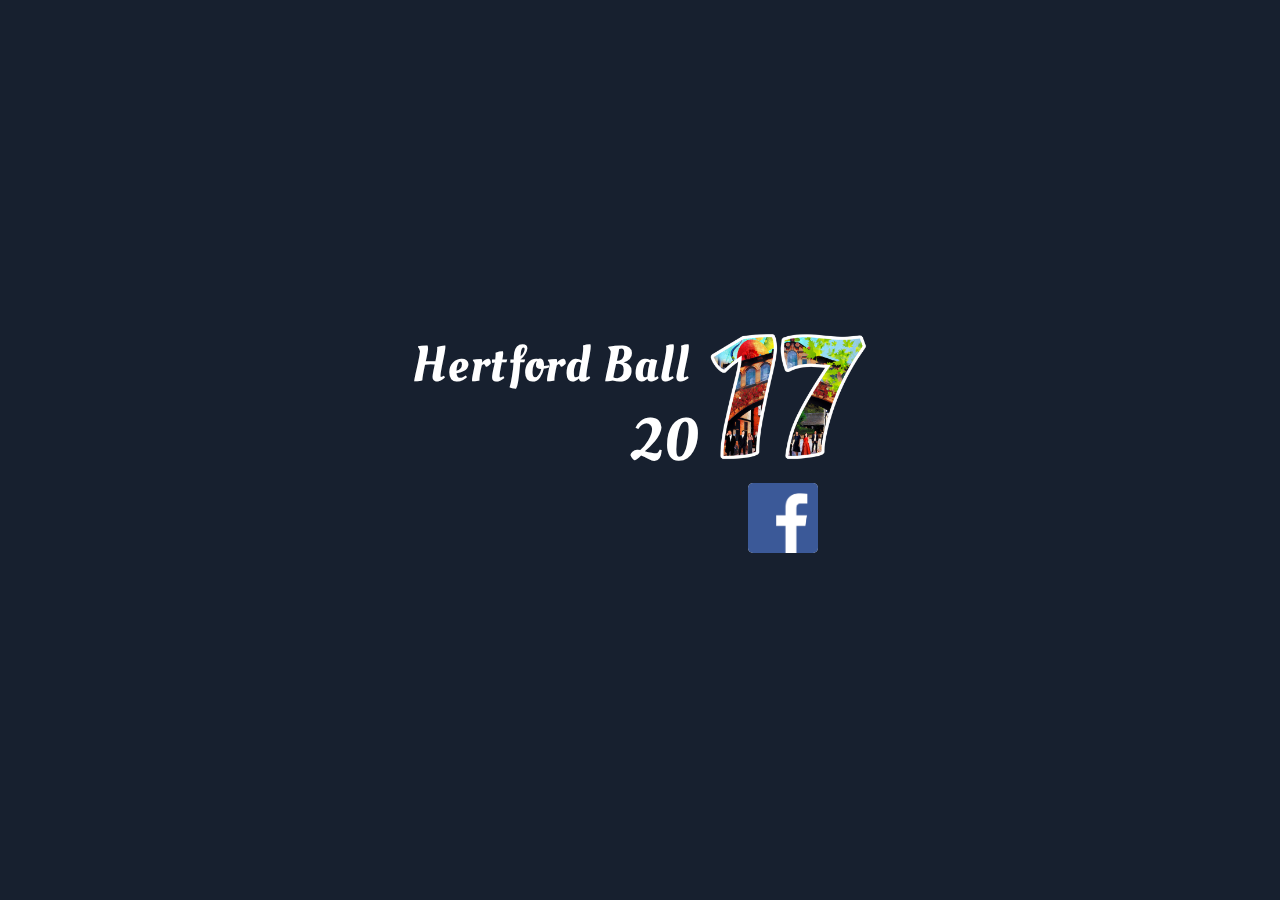
<file: index.html>
<!DOCTYPE html>
<html>

<head>
  <title>Hertford Ball 2017</title>
  <link href="https://fonts.googleapis.com/css?family=Oleo+Script:700" rel="stylesheet">
  <link rel="stylesheet" href="css/fin.css">
  <meta charset="UTF-8">
  <link rel="apple-touch-icon" sizes="180x180" href="/icons/apple-touch-icon.png">
  <link rel="icon" type="image/png" href="/icons/favicon-32x32.png" sizes="32x32">
  <link rel="icon" type="image/png" href="/icons/favicon-16x16.png" sizes="16x16">
  <link rel="manifest" href="/icons/manifest.json">
  <link rel="mask-icon" href="/icons/safari-pinned-tab.svg" color="#5bbad5">
  <link rel="shortcut icon" href="/icons/favicon.ico">
  <meta name="apple-mobile-web-app-title" content="Hertford Ball">
  <meta name="application-name" content="Hertford Ball">
  <meta name="msapplication-config" content="/icons/browserconfig.xml">
  <meta name="theme-color" content="#ffffff">
  <script src="https://ajax.googleapis.com/ajax/libs/jquery/3.1.0/jquery.min.js"></script>
</head>

<body>
  <div>
    <div id="box">
      <div>
        <p id="hb"><a href="/indexold">Hertford Ball</a></p>
        <p id="c20">20</p>
      </div>
      <div>
        <img id="c17" src="img/new17.png" alt="17">
      </div>
    </div>
    <a id="fbbutton" href="https://www.facebook.com/hertfordball2017/"><img id="fblogo" src="img/fb.png"></a>
  </div>
</body>

</html>
</file>
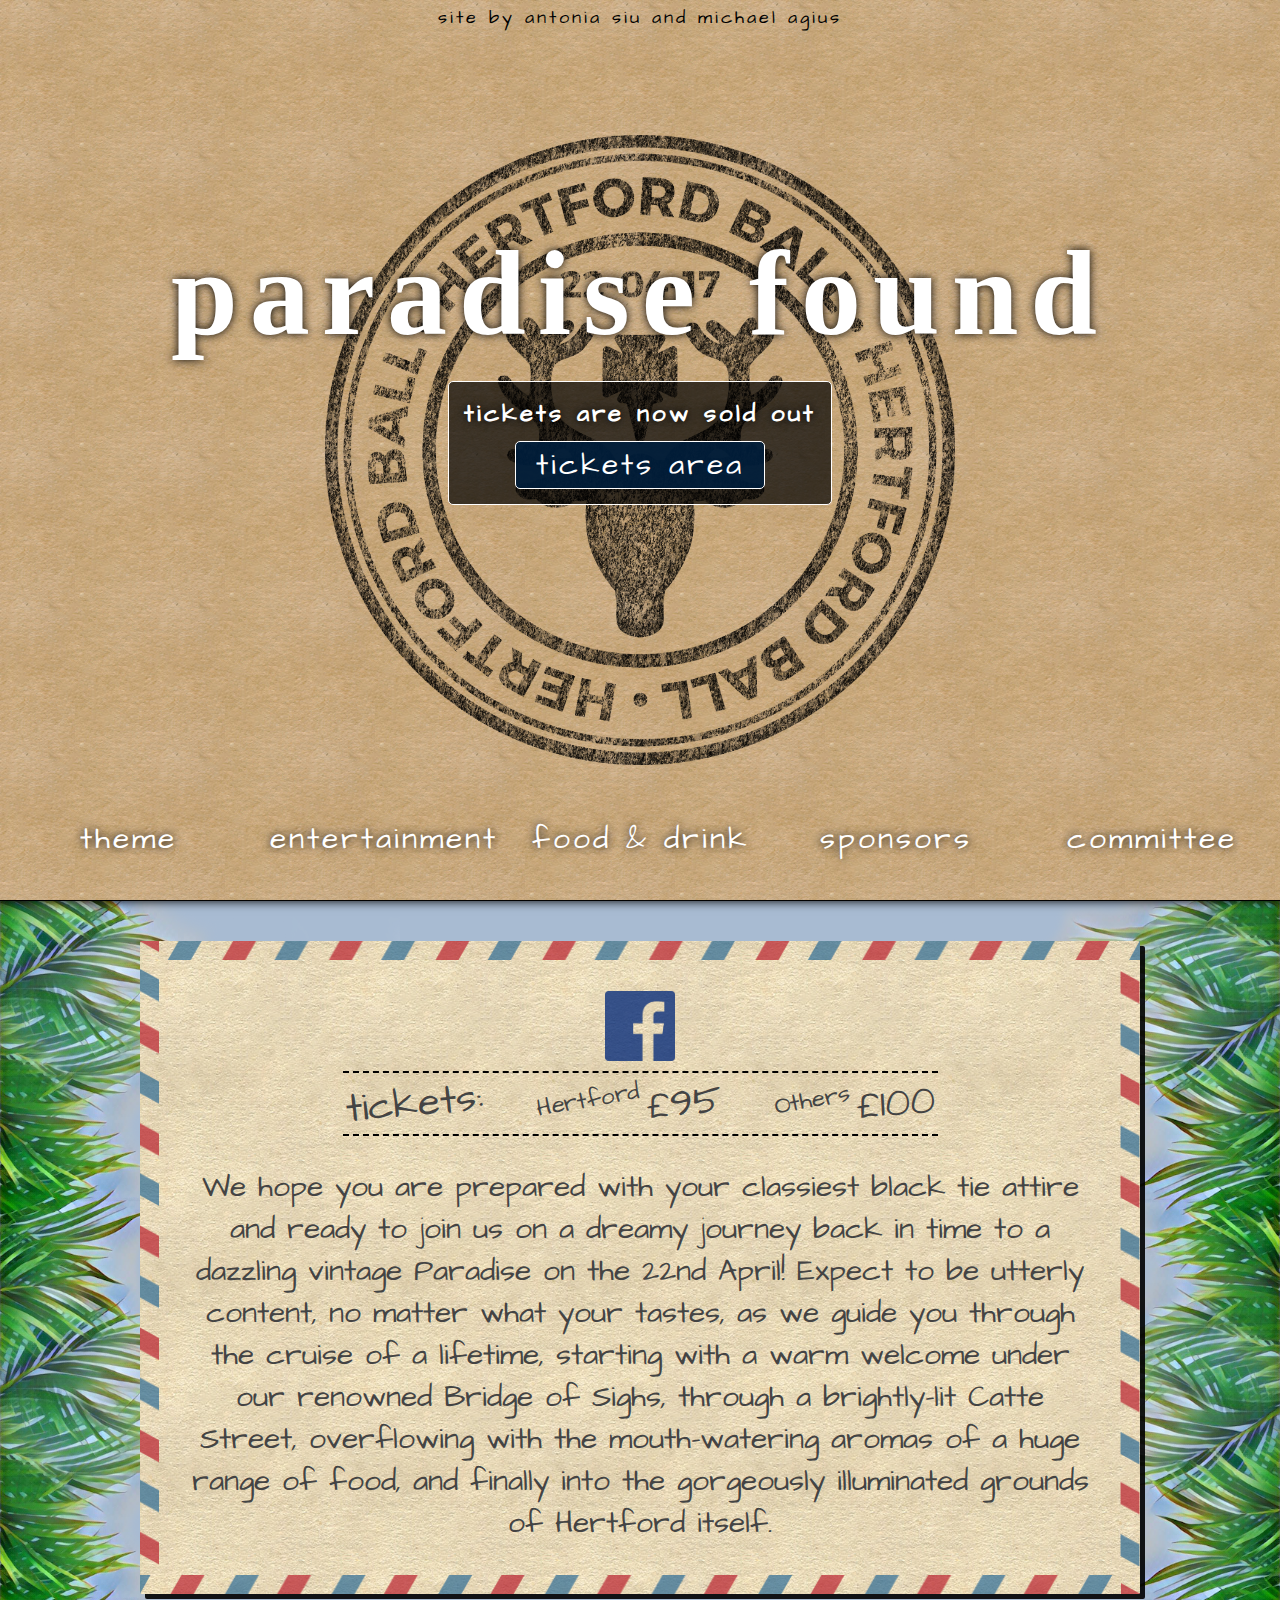
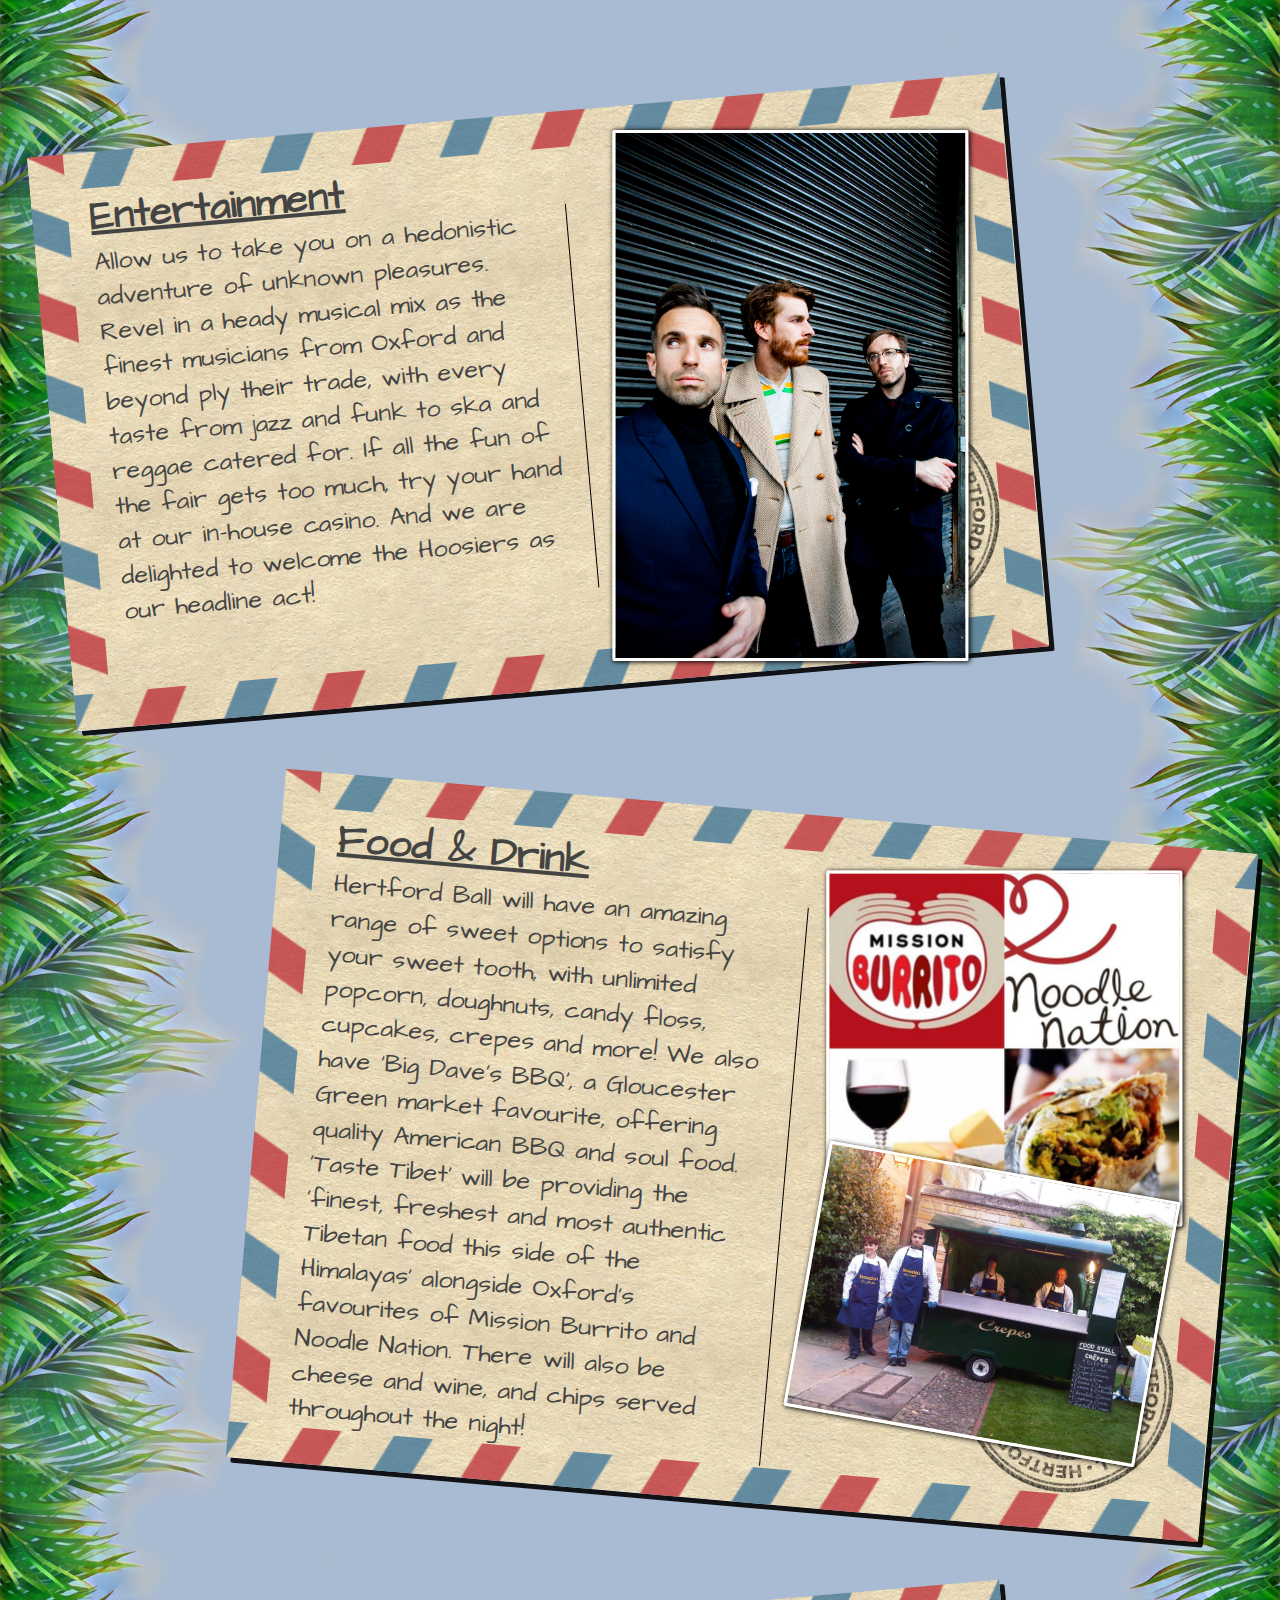
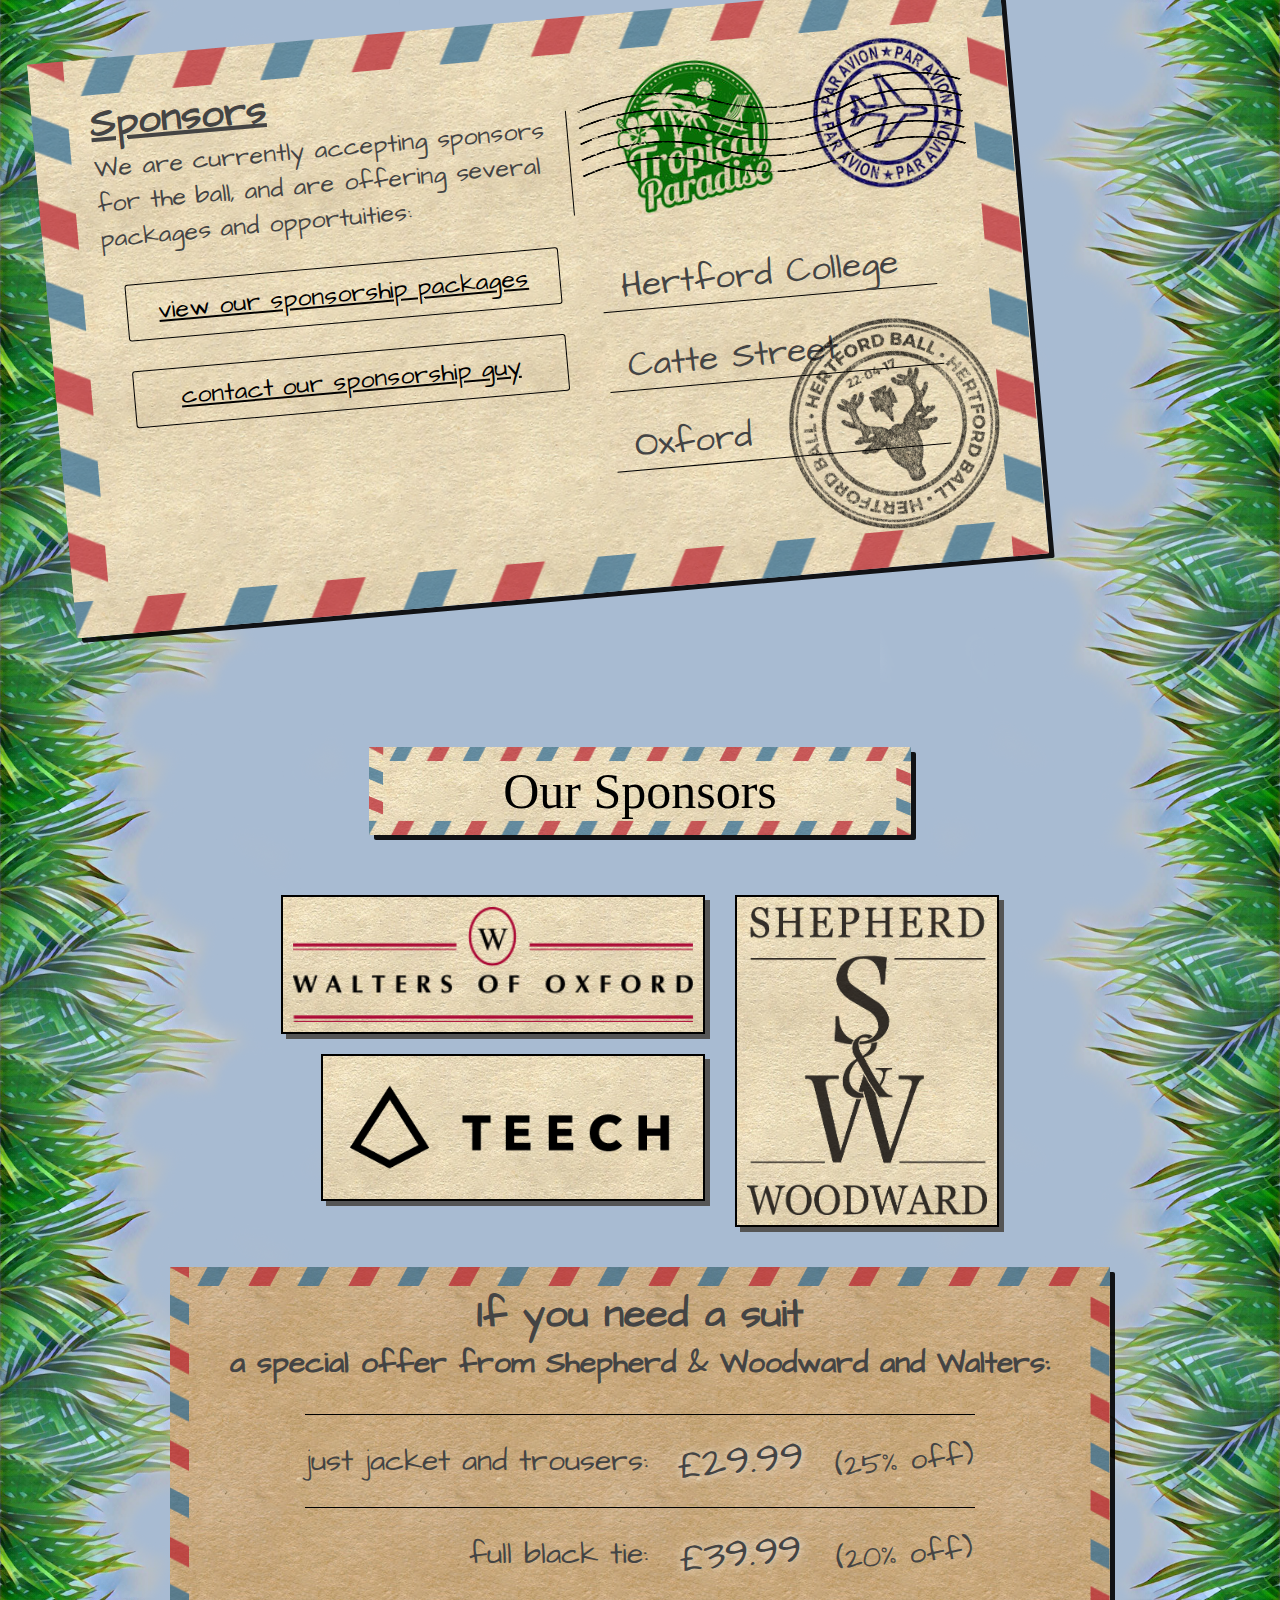
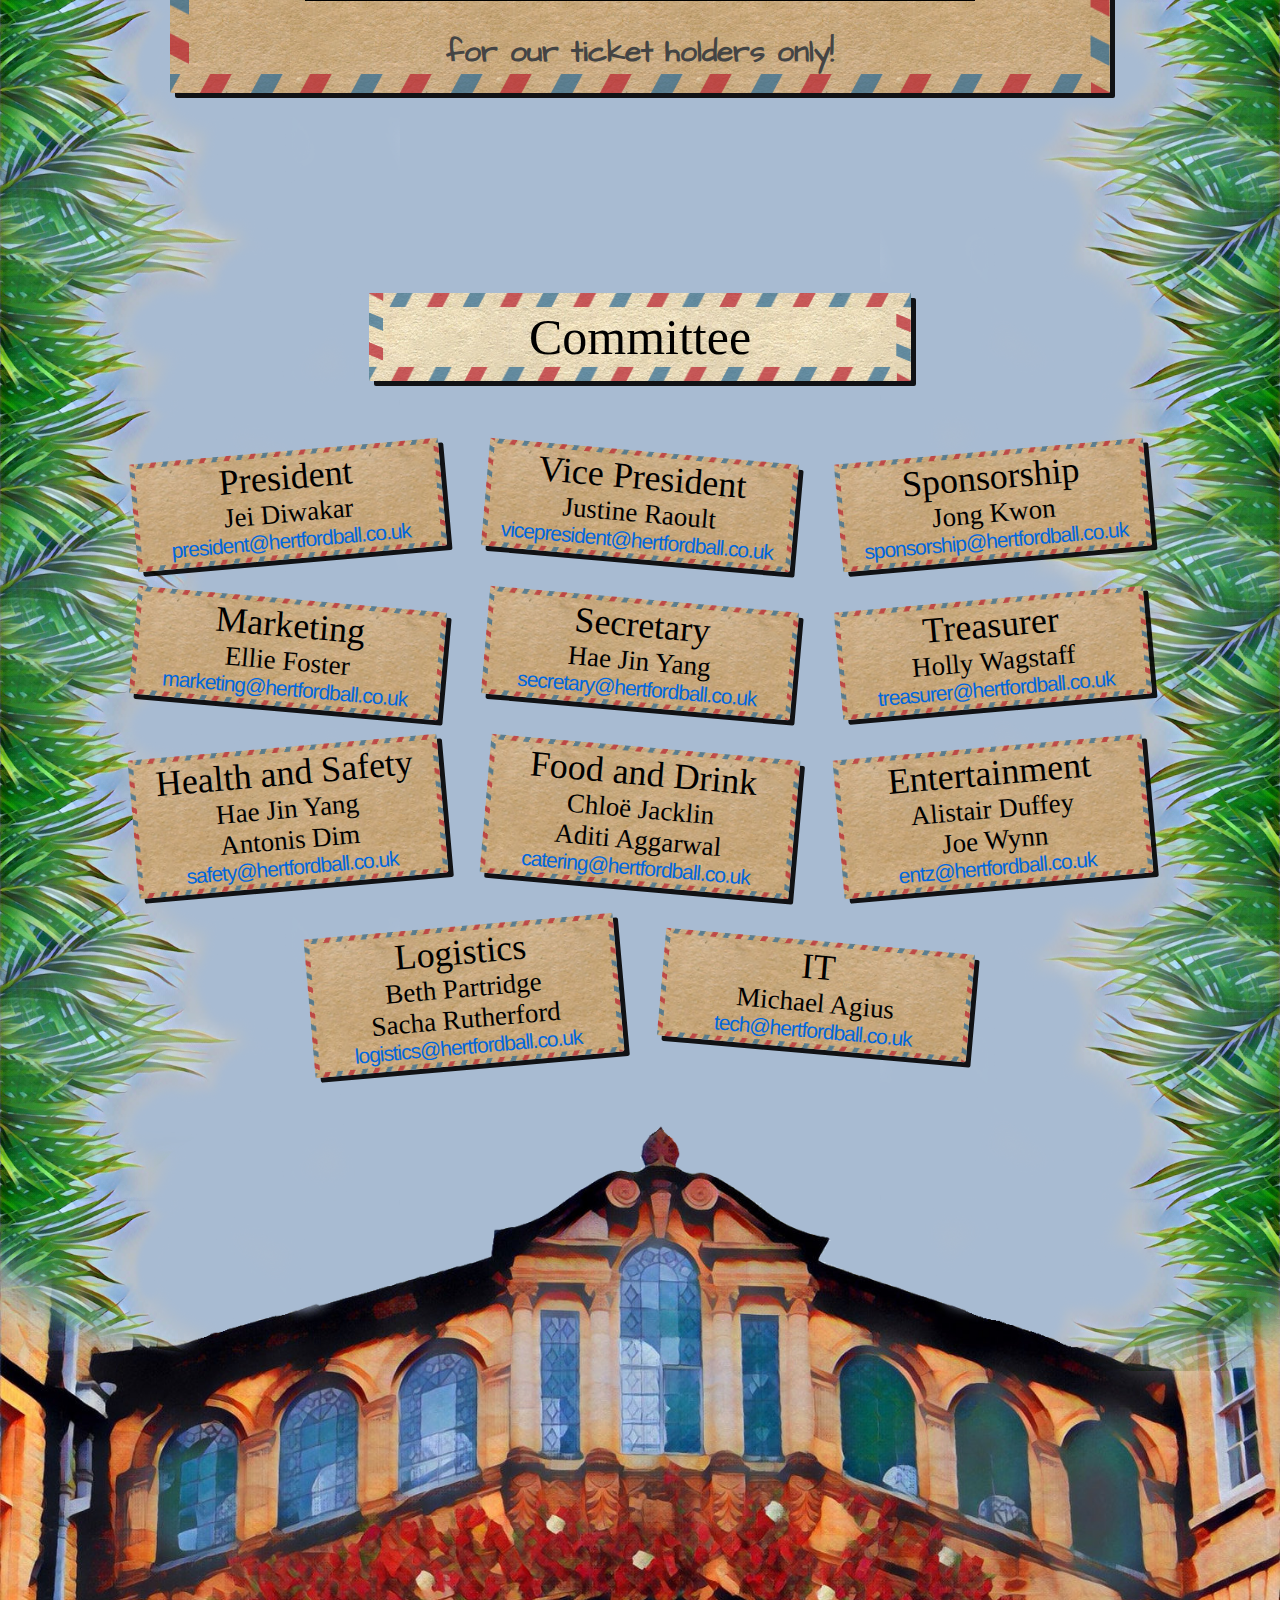
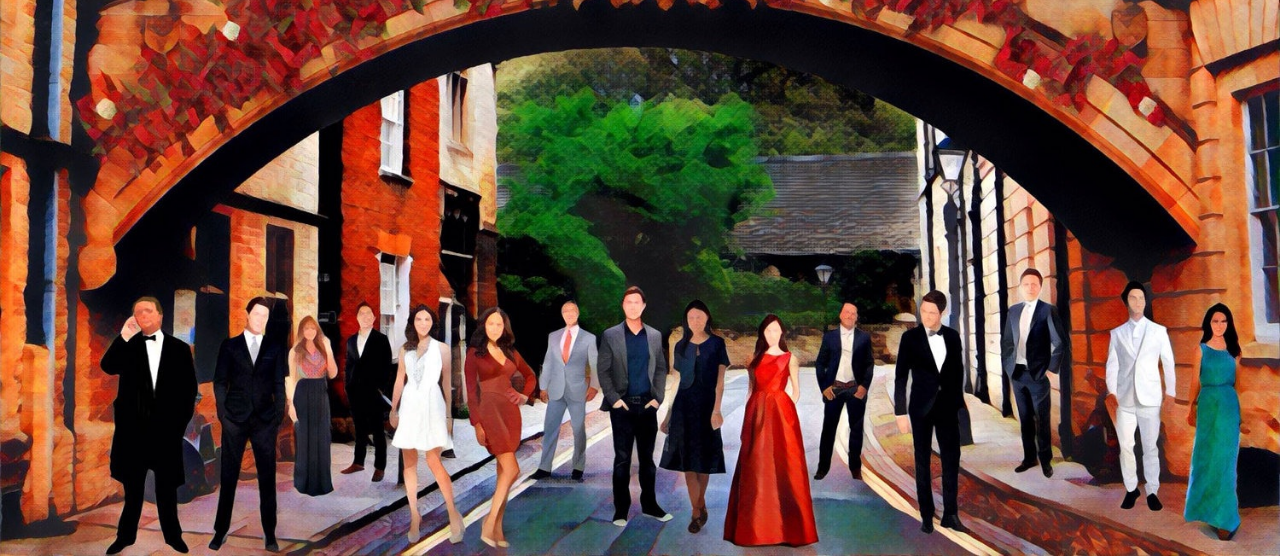
<file: indexold.html>
<!DOCTYPE html>
<html>

<head>
  <title>Hertford Ball</title>
  <link href="https://fonts.googleapis.com/css?family=Calligraffitti|Architects+Daughter|Roboto:300" rel="stylesheet">
  <link rel="stylesheet" href="css/style.css">
  <meta charset="UTF-8">
  <link rel="apple-touch-icon" sizes="180x180" href="/icons/apple-touch-icon.png">
  <link rel="icon" type="image/png" href="/icons/favicon-32x32.png" sizes="32x32">
  <link rel="icon" type="image/png" href="/icons/favicon-16x16.png" sizes="16x16">
  <link rel="manifest" href="/icons/manifest.json">
  <link rel="mask-icon" href="/icons/safari-pinned-tab.svg" color="#5bbad5">
  <link rel="shortcut icon" href="/icons/favicon.ico">
  <meta name="apple-mobile-web-app-title" content="Hertford Ball">
  <meta name="application-name" content="Hertford Ball">
  <meta name="msapplication-config" content="/icons/browserconfig.xml">
  <meta name="theme-color" content="#ffffff">
  <script src="https://ajax.googleapis.com/ajax/libs/jquery/3.1.0/jquery.min.js"></script>
  <script src="js/scroll.js" type="text/javascript"></script>
</head>

<body>
  <header>
    <img id="logo" src="img/stamp.png">
    <div id="foottop">site by antonia siu and michael agius</div>
    <div id="title">
      <h1>paradise found</h1>
      <div id="titlehighlight">
        <h5>tickets are now sold out<br></h5>
        <a id="tsplash2" href="http://tickets.hertfordball.co.uk">tickets area</a>
      </div>
    </div>
    <ul class="nav">
      <li><a href="#" onclick="scrollToSection('theme', 1)">theme</a>
      </li><li><a href="#" onclick="scrollToSection('entertainment', 2)">entertainment</a>
      </li><li><a href="#" onclick="scrollToSection('fooddrink', 3)">food &amp; drink</a>
      </li><li><a href="#" onclick="scrollToSection('sponsorsp', 4)">sponsors</a>
      </li><li><a href="#" onclick="scrollToSection('committee', 5)">committee</a></li>
    </ul>
  </header>
  <main>
    <div id="theme" class="postcard infocard shinecard">
      <a id="fbbutton" href="https://www.facebook.com/hertfordball2017/"><img id="fblogo" src="img/fb.png"></a>
      <table id="tickets">
        <tr>
          <td>tickets:</td>
          <td class="small">Hertford</td>
          <td>£95</td>
          <td class="small">Others</td>
          <td>£100</td>
        </tr>
      </table>
      <p>We hope you are prepared with your classiest black tie attire and ready to join us on a dreamy journey back in time to a dazzling vintage Paradise on the 22nd April! Expect to be utterly content, no matter what your tastes, as we guide you through the cruise of a lifetime, starting with a warm welcome under our renowned Bridge of Sighs, through a brightly-lit Catte Street, overflowing with the mouth-watering aromas of a huge range of food, and finally into the gorgeously illuminated grounds of Hertford itself.</p>
    </div>

    <div id="entertainment" class="rotateleft floatleft postcard infocard">
      
      <img class="plogo" src="img/stamp.png">
      <div class="postcardleft">
        <h1>Entertainment</h1>
        <p>Allow us to take you on a hedonistic adventure of unknown pleasures. Revel in a heady musical mix as the finest musicians from Oxford and beyond ply their trade, with every taste from jazz and funk to ska and reggae catered for. If all the fun of the fair gets too much, try your hand at our in-house casino. And we are delighted to welcome the Hoosiers as our headline act!</p>
      </div>
      <img id="hoosy" class="rotateright" src="img/Hoosiers%202015%20Shutter%20Close.jpg">
    </div>

    <div id="fooddrink" class="rotateright floatright postcard infocard">
      <img class="plogo" src="img/stamp.png">
      <div class="postcardleft">
        <h1>Food &amp; Drink</h1>
        <p>

          Hertford Ball will have an amazing range of sweet options to satisfy your sweet tooth, with unlimited popcorn, doughnuts, candy floss, cupcakes, crepes and more! We also have ‘Big Dave’s BBQ’, a Gloucester Green market favourite, offering quality American BBQ and soul food. 'Taste Tibet’ will be providing the 'finest, freshest and most authentic Tibetan food this side of the Himalayas' alongside  Oxford’s favourites of Mission Burrito and Noodle Nation. There will also be cheese and wine, and chips served throughout the night!
      </div>
      <img id="hoosy" class="rotateleft" src="img/foodies.jpg">
      <img id="hoosy2" class="rotateright" src="img/foodies2.jpg">
    </div>

    <div id="sponsorsp" class="rotateleft floatleft postcard infocard">
      <img class="pparavion" src="img/pParAvion.png">
      <img class="pparadise" src="img/pParadise.png">
      <img class="pwavyline" src="img/pWavyLine.png">
      <img class="plogo" src="img/stamp.png">
      <div class="postcardleft">
        <h1>Sponsors</h1>
        <p>We are currently accepting sponsors for the ball, and are offering several packages and opportuities:</p>
        <a class="button" href="sponsors.html">view our sponsorship packages</a>
        <a href="mailto:sponsorship@hertfordball.co.uk">contact our sponsorship guy</a>
      </div>
      <div class="postcardright">
        <p>Hertford College</p>
        <p>Catte Street</p>
        <p>Oxford</p>
      </div>
    </div>

    <div id="sponsors">
      <div class="postcard postcardtitle">Our Sponsors</div>
      <div id="imgcontainer">
        <div>
          <img id="walters" src="img/walterse.png">
          <img id="teech" src="img/teech.png">
        </div>
        <div>
          <img id="shepherd" src="img/shepherde.png">
        </div>
      </div>
      <div class="infocard postcard shinecard darkcard">
        <h1>If you need a suit</h1>
        <h2>a special offer from Shepherd &amp; Woodward and Walters:</h2>
        <table>
          <tr>
            <td class="tblitem">just jacket and trousers:</td>
            <td class="tblcost rotateleft">£29.99</td>
            <td class="tbldeal rotateleft">(25% off)</td>
          </tr>
          <tr>
            <td class="tblitem">full black tie:</td>
            <td class="tblcost rotateleft">£39.99</td>
            <td class="tbldeal rotateleft">(20% off)</td>
          </tr>
        </table>
        <h2>for our ticket holders only!</h2>
      </div>

    </div>

    <div id="committee">
      <div class="postcard postcardtitle">Committee</div>
      <div class="deet postcard rotateleft">
        <h1>President</h1>
        <h2>Jei Diwakar</h2>
        <h3><a href="mailto:president@hertfordball.co.uk">
                        president&#64;hertfordball.co.uk
                    </a></h3>
      </div>
      <div class="deet postcard rotateright">
        <h1>Vice President</h1>
        <h2>Justine Raoult</h2>
        <h3 id="vicepres"><a href="mailto:vicepresident@hertfordball.co.uk">
                        vicepresident&#64;hertfordball.co.uk
                    </a></h3>
      </div>
      <div class="deet postcard rotateleft">
        <h1>Sponsorship</h1>
        <h2>Jong Kwon</h2>
        <h3><a href="mailto:sponsorship@hertfordball.co.uk">
                        sponsorship&#64;hertfordball.co.uk
                    </a></h3>
      </div>
      <div class="deet postcard rotateright">
        <h1>Marketing</h1>
        <h2>Ellie Foster</h2>
        <h3><a href="mailto:marketing@hertfordball.co.uk">
                        marketing&#64;hertfordball.co.uk
                    </a></h3>
      </div>
      <div class="deet postcard rotateright">
        <h1>Secretary</h1>
        <h2>Hae Jin Yang</h2>
        <h3><a href="mailto:secretary@hertfordball.co.uk">
                        secretary&#64;hertfordball.co.uk
                    </a></h3>
      </div>
      <div class="deet postcard rotateleft">
        <h1>Treasurer</h1>
        <h2>Holly Wagstaff</h2>
        <h3><a href="mailto:treasurer@hertfordball.co.uk">
                        treasurer&#64;hertfordball.co.uk
                    </a></h3>
      </div>
      <div class="deet postcard rotateleft">
        <h1>Health and Safety</h1>
        <h2>Hae Jin Yang<br>Antonis Dim</h2>
        <h3><a href="mailto:safety@hertfordball.co.uk">
                        safety&#64;hertfordball.co.uk
                    </a></h3>
      </div>
      <div class="deet postcard rotateright">
        <h1>Food and Drink</h1>
        <h2>Chloë Jacklin<br>Aditi Aggarwal</h2>
        <h3><a href="mailto:catering@hertfordball.co.uk">
                        catering&#64;hertfordball.co.uk
                    </a></h3>
      </div>
      <div class="deet postcard rotateleft">
        <h1>Entertainment</h1>
        <h2>Alistair Duffey<br>Joe Wynn</h2>
        <h3><a href="mailto:entz@hertfordball.co.uk">
                        entz&#64;hertfordball.co.uk
                    </a></h3>
      </div>
      <div class="deet postcard rotateleft">
        <h1>Logistics</h1>
        <h2>Beth Partridge<br>Sacha Rutherford</h2>
        <h3><a href="mailto:logistics@hertfordball.co.uk">
                        logistics&#64;hertfordball.co.uk
                    </a></h3>
      </div>
      <div class="deet postcard rotateright">
        <h1>IT</h1>
        <h2>Michael Agius</h2>
        <h3><a href="mailto:admin@michaelagius.uk">
                        tech&#64;hertfordball.co.uk
                    </a></h3>
      </div>
    </div>
  </main>
  <img class="bridge" src="img/bridgetop.png">
  <img class="bridge" src="img/bridgebottom.jpg">
</body>

</html>
</file>
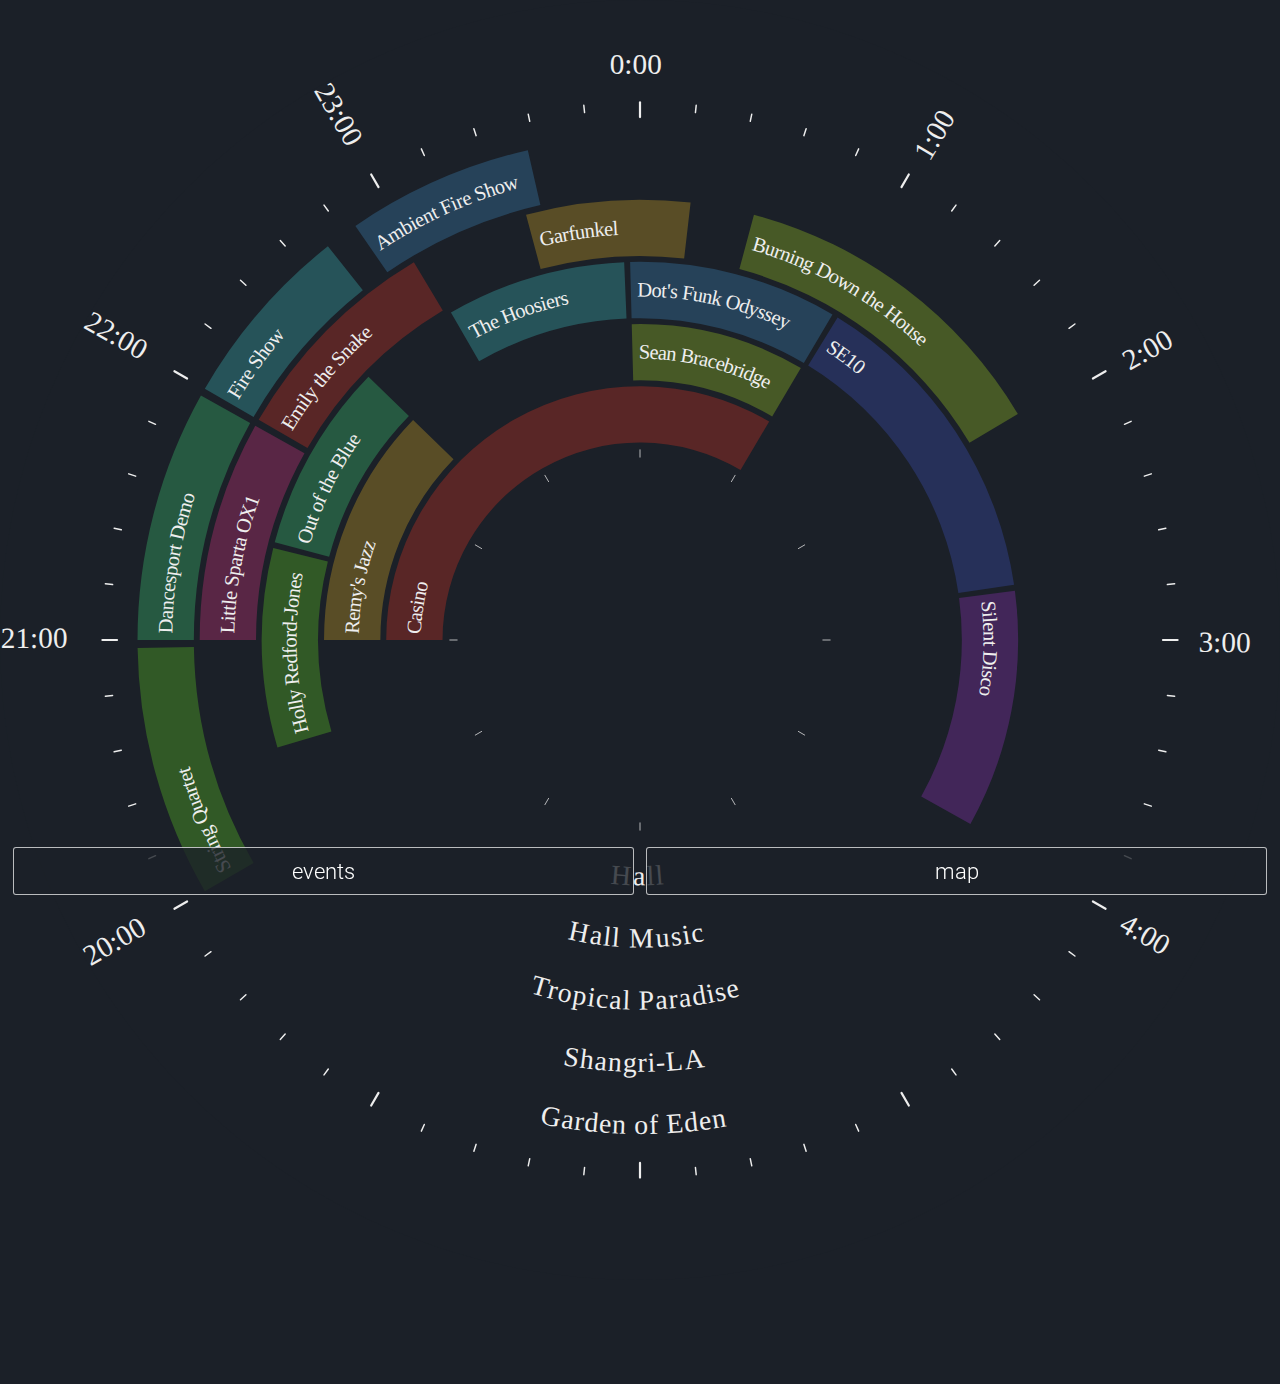
<file: onthenight.html>
<!DOCTYPE html>
<html>

<head>
  <title>on the night</title>
  <meta charset="UTF-8">
  <meta name="viewport" content="width=device-width, initial-scale=1.0">
  <link href='https://fonts.googleapis.com/css?family=Roboto:300' rel='stylesheet' type='text/css'>
  <link rel="stylesheet" href="css/onthenight.css">
  <link rel="apple-touch-icon" sizes="180x180" href="/icons/apple-touch-icon.png">
  <link rel="icon" type="image/png" href="/icons/favicon-32x32.png" sizes="32x32">
  <link rel="icon" type="image/png" href="/icons/favicon-16x16.png" sizes="16x16">
  <link rel="manifest" href="/icons/manifest.json">
  <link rel="mask-icon" href="/icons/safari-pinned-tab.svg" color="#5bbad5">
  <link rel="shortcut icon" href="/icons/favicon.ico">
  <meta name="apple-mobile-web-app-title" content="Hertford Ball">
  <meta name="application-name" content="Hertford Ball">
  <meta name="msapplication-config" content="/icons/browserconfig.xml">
  <meta name="theme-color" content="#ffffff">
</head>

<body>
  <header>
    <div onclick="taby(false)" id="time">events
    </div><div onclick="taby(true)" id="map">map</div>
  </header>
  <main>
    <img id="bigimg" src="clock.svg">
  </main>
  <script>
    var tab = false;
    var bigimg = document.getElementById("bigimg");
    function taby(side) {
      if (side === tab) return;
      tab = side;
      bigimg.src = tab ? "map.svg" : "clock.svg";
    }
	var overlay = document.getElementsByTagName("header")[0];
	window.addEventListener('scroll', function(e){
        overlay.style.position = 'absolute';
        overlay.style.left = window.pageXOffset + 'px';
        overlay.style.bottom = document.documentElement.clientHeight - (window.pageYOffset + window.innerHeight) + 'px';
        overlay.style["-webkit-transform"] = "scale(" + window.innerWidth/document.documentElement.clientWidth + ")";
	});
  </script>
</body>

</html>
</file>
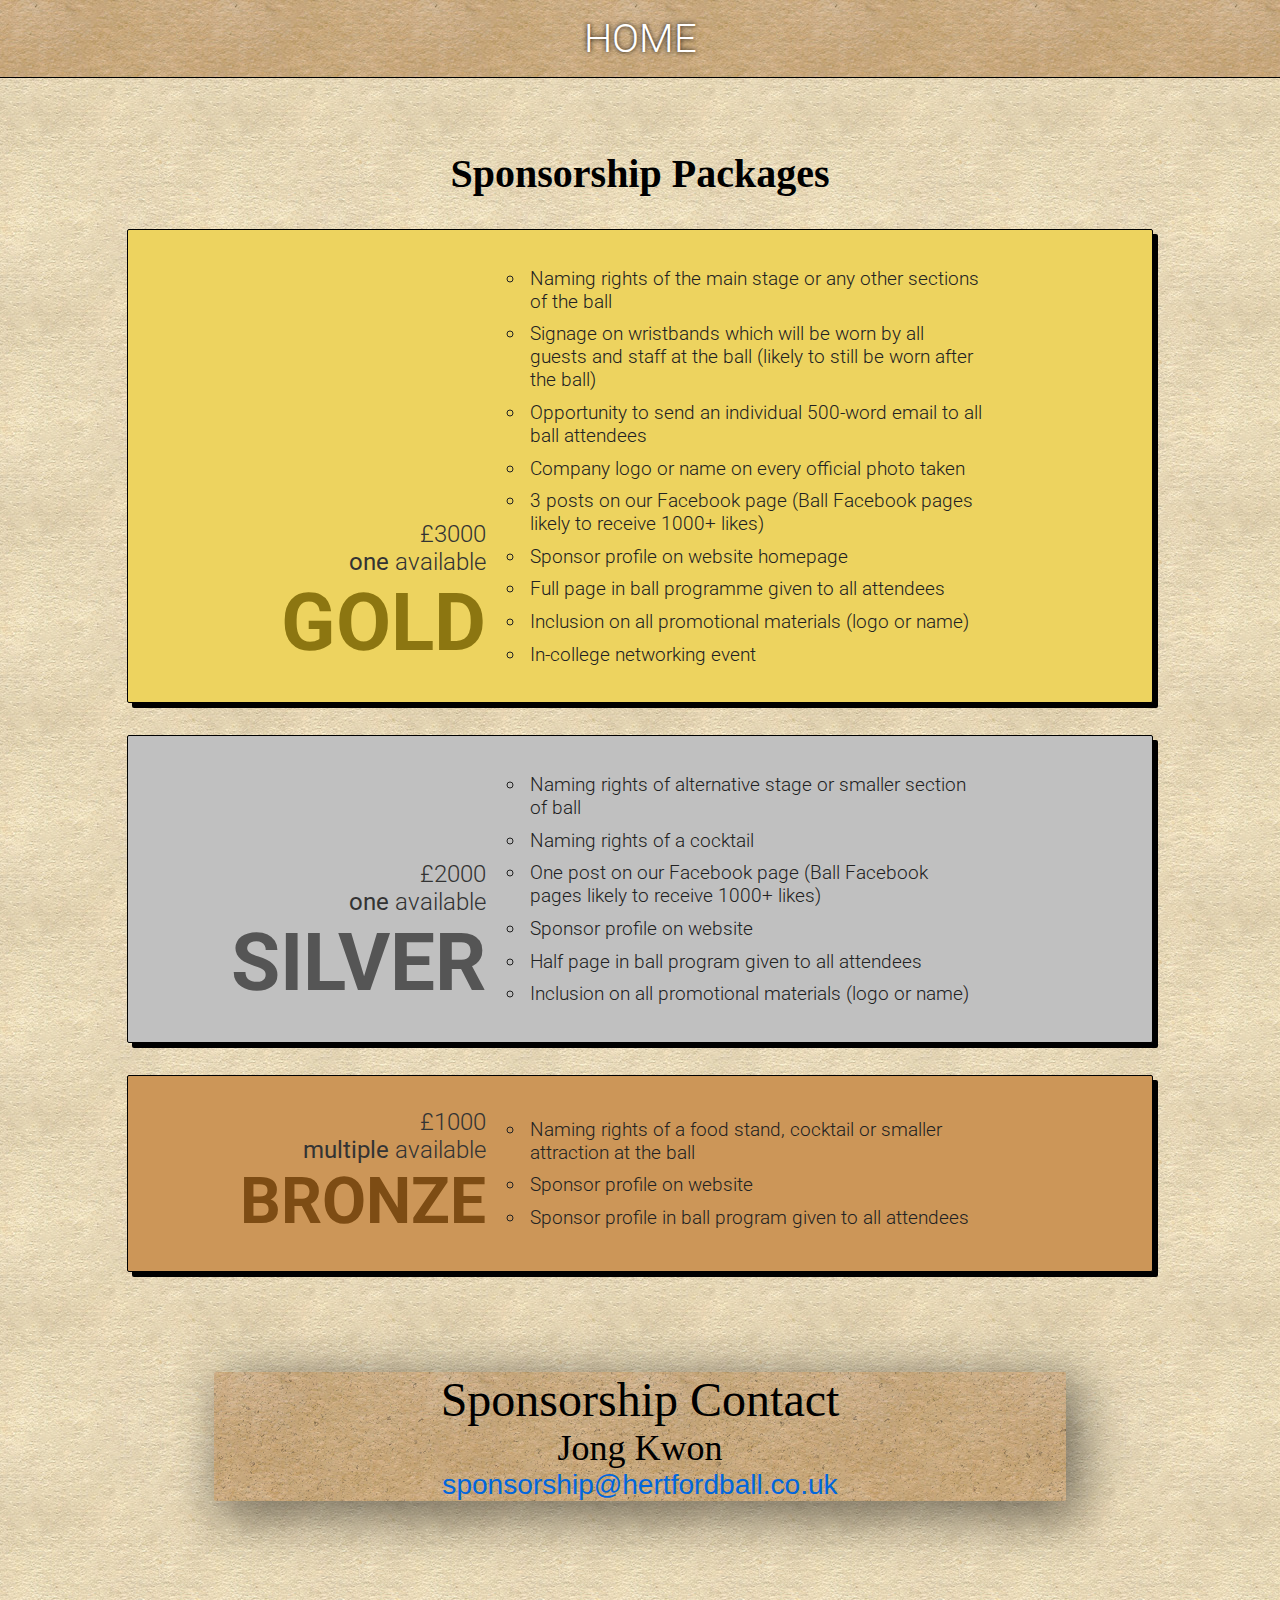
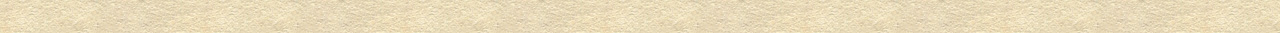
<file: sponsors.html>
<!DOCTYPE html>
<html>
    <head>
        <title>Hertford Ball Sponsors</title>
        <meta charset="UTF-8">
        <link href="https://fonts.googleapis.com/css?family=Calligraffitti|Roboto:300,700" rel="stylesheet">
        <link rel="stylesheet" href="css/sponsors.css">
        <link rel="apple-touch-icon" sizes="180x180" href="/icons/apple-touch-icon.png">
        <link rel="icon" type="image/png" href="/icons/favicon-32x32.png" sizes="32x32">
        <link rel="icon" type="image/png" href="/icons/favicon-16x16.png" sizes="16x16">
        <link rel="manifest" href="/icons/manifest.json">
        <link rel="mask-icon" href="/icons/safari-pinned-tab.svg" color="#5bbad5">
        <link rel="shortcut icon" href="/icons/favicon.ico">
        <meta name="apple-mobile-web-app-title" content="Hertford Ball">
        <meta name="application-name" content="Hertford Ball">
        <meta name="msapplication-config" content="/icons/browserconfig.xml">
        <meta name="theme-color" content="#ffffff">
    </head>
    <body>
        <header><a href="index.html">HOME</a></header>

        <main>
            <div id="stitle">
                <h1>Sponsorship Packages</h1>
            </div>

            <div id="Gold" class="sbox">
                <div class="BoxSponsorLeft">
                    <p>£3000<p>
                    <p><strong>one</strong> available</p>
                    <h1>GOLD</h1>
                </div>

                <div class="BoxSponsorRight">
                    <ul>
                        <li>Naming rights of the main stage or any other sections of the ball</li>
                        <li>Signage on wristbands which will be worn by all guests and staff at the ball (likely to still be worn after the ball)</li>
                        <li>Opportunity to send an individual 500-word email to all ball attendees</li>
                        <li>Company logo or name on every official photo taken </li>
                        <li>3 posts on our Facebook page (Ball Facebook pages likely to receive 1000+ likes) </li>
                        <li>Sponsor profile on website homepage</li>
                        <li>Full page in ball programme given to all attendees </li>
                        <li>Inclusion on all promotional materials (logo or name) </li>
                        <li>In-college networking event </li>
                    </ul>
                </div>
            </div>

            <div id="Silver" class="sbox">
                <div class="BoxSponsorLeft">
                    <p>£2000</p>
                    <p><strong>one</strong> available</p>
                    <h1>SILVER</h1>
                </div>

                <div class="BoxSponsorRight">
                    <ul>
                        <li>Naming rights of alternative stage or smaller section of ball</li>
                        <li>Naming rights of a cocktail </li>
                        <li>One post on our Facebook page (Ball Facebook pages likely to receive 1000+ likes) </li>
                        <li>Sponsor profile on website</li>
                        <li>Half page in ball program given to all attendees </li>
                        <li>Inclusion on all promotional materials (logo or name) </li>
                    </ul>
                </div>
            </div>

            <div id="Bronze" class="sbox">
                <div class="BoxSponsorLeft">
                    <p>£1000</p>
                    <p><strong>multiple</strong> available</p>
                    <h1 class="thin spaced">BRONZE</h1>
                </div>

                <div class="BoxSponsorRight">
                    <ul>
                        <li>Naming rights of a food stand, cocktail or smaller attraction at the ball </li>
                        <li>Sponsor profile on website</li>
                        <li>Sponsor profile in ball program given to all attendees</li>
                    </ul>
                </div>
            </div>

            <div class="deet">
                <h1>Sponsorship Contact</h1>
                <h2>Jong Kwon</h2>
                <h3><a href="mailto:sponsorship@hertfordball.co.uk">
                    sponsorship&#64;hertfordball.co.uk
                </a></h3>
            </div>
        </main>
    </body>
</html>
</file>
<file: css/fin.css>
* {
  padding: 0;
  margin: 0;
  border: 0;
}

body {
  font-family: 'Oleo Script', cursive;
  background-color: rgb(23,32,47);
  color: white;
  letter-spacing: 0.1em;
  display: flex;
  justify-content: center;
  align-items: center;
  min-height: 100vh;
  text-align: right;
}

#fbbutton {
  padding-right: 50px;
  margin: 0 auto 10px auto;
  border: 0;
  width: 70px;
  height: 70px;
}

#fbbutton:hover {
  background: none;
  border: 0;
}

#fblogo {
  background: white;
  border-radius: 5px;
  height: 70px;
  width: 70px;
  cursor: pointer;
  display: inline;
  margin: 0 auto 10px 0;
}

#fblogo:hover {
  background-color: white;
}

#box p {
  text-align: right;
}

#hb {
  font-size: 50px;
  padding-right: 20px;
}

#c20 {
  font-size: 60px;
  padding-right: 10px;
}

#c17 {
  height: 130px;
}

#box {
  display: flex;
  flex-direction: row;
}


#hb a {
  text-decoration: none;
  color: white;
}

#hb a:hover {
  text-decoration: underline;
}
</file>
<file: css/style.css>
html {
  margin: 0;
  padding: 0;
  width: 100%;
  overflow-x: hidden;
}

body {
  margin: 0;
  padding: 0;
  border: 0;
  font-size: 62.5%;
  background-color: #a8bbd2;
  background-repeat: repeat-y;
  background-image: url(../img/backing.png), url(../img/backingr.png);
  background-size: 400px;
  background-position: top left, top right;
}

h1,
h2,
h3,
h4,
h5,
h6,
p {
  margin: 0;
}

header {
  height: 100vh;
  text-align: center;
  background: white url(../img/paper2.jpg) repeat left top;
  background-size: 150px;
  color: white;
  font-size: 3em;
  font-family: 'Architects Daughter', cursive;
  font-weight: 300;
  min-height: 500px;
  position: relative;
  letter-spacing: 0.1em;
  border-bottom: 1px solid black;
  box-shadow: 0 0 10px black;
}

#logo {
  height: 70vh;
  left: 0;
  margin: 15vh auto;
  padding: 0;
}

ul.nav {
  width: 100%;
  margin: 0 auto;
  padding: 0;
  list-style: none;
  text-align: center;
  position: absolute;
  bottom: 0;
  text-shadow: 0 0 10px black;
}

.nav li {
  display: inline-block;
  width: 20%;
  padding: 0;
  margin-bottom: 40px;
}

.nav a {
  text-decoration: none;
  color: white;
}

.nav a:hover {
  text-decoration: underline;
}

@media only screen and (max-width: 930px) {
  header {
    height: auto;
  }
  ul.nav {
    position: relative;
    margin-top: -5vh;
  }
  .nav li {
    display: block;
    width: 100%;
    margin-bottom: 20px;
  }
}

@media only screen and (max-width: 990px) {
  header {
    font-size: 200%;
  }
}

#title {
  position: absolute;
  top: 25vh;
  width: 100%;
  color: white;
}

#title h1 {
  font-size: 4em;
  font-family: 'Calligraffitti', cursive;
  letter-spacing: 0.1em;
  text-shadow: 0 0 10px black;
  padding-bottom: 2vh;
}

#titlehighlight {
  background: rgba(0,0,0,0.7);
  display: inline-block;
  padding: 15px;
  border-radius: 5px;
  border: 1px solid white;
}

#title h5 {
  text-shadow: 0 0 10px black;
  font-size: 0.8em;
}

#foottop {
  padding-top: 5px;
  color: black;
  position: absolute;
  width: 100%;
  top: 0;
  font-size: 0.6em;
}

#tsplash2 {
  color: white;
  border: 1px solid white;
  background-color: rgba(0, 30, 60, 0.9);
  padding: 2px 20px;
  border-radius: 5px;
  margin-top: 10px;
  display: inline-block;
  font-size: 1em;
  transition: all 0.2s ease-in-out;
  text-decoration: none;
}

#tsplash2:hover {
  background-color: rgba(100, 130, 200, 0.95);
/*  box-shadow: 0 0 10px white;*/
/*  border: 1px solid rgba(0, 0, 0, 0);*/
}

main {
  max-width: 1650px;
  margin: 0 auto;
}

.infocard {
  width: 900px;
  min-height: 500px;
  margin: 120px 50px 0 50px;
  position: relative;
  color: #444;
  font-family: 'Architects Daughter', cursive;
  border-width: 38px;
}

.infocard a {
  display: block;
  color: black;
  font-size: 2.5em;
  border: 1px solid black;
  text-align: center;
  margin: 30px 20px;
  padding: 10px 0;
  -webkit-transition: all 0.3s ease-in-out;
  transition: all 0.3s ease-in-out;
  border-radius: 3px;
}

.infocard a:hover {
  background-color: rgba(0, 0, 0, 0.5);
  text-shadow: 0 0 5px white;
  box-shadow: 0 0 15px white;
  color: white;
}

.postcard {
  background-image: url(../img/paper1.jpg);
  background-repeat: repeat;
  border-radius: 2px;
  -o-border-image: url(../img/postcardBorder.png) 38 round;
  border-image: url(../img/postcardBorder.png) 38 round;
  /*    box-shadow: 10px 10px 50px 5px rgba(0, 0, 0, 0.5);*/
  box-shadow: 5px 5px 0 rgba(0, 0, 0, 0.9);
  border-style: solid;
}

@media only screen and (max-width: 1100px) {
  .postcard {
    margin: 120px 0 0 0;
  }
}

@media only screen and (max-width: 1000px) {
  .postcard {
    width: 90%;
    font-size: 0.7em;
  }
  .infocard {
    min-height: 400px;
  }
}

#theme {
  margin-top: 40px;
  padding: 30px;
  text-align: center;
}

#theme p {
  padding-top: 30px;
}

#tickets {
  font-size: 2em;
  margin: 0 auto;
  border-top: 2px dashed black;
  border-bottom: 2px dashed black;
}

#tickets td {
  -webkit-transform: rotate(-5deg);
  transform: rotate(-5deg);
}

#tickets .small {
  font-size: 0.6em;
  padding-left: 50px;
  padding-right: 5px;
  -webkit-transform: rotate(-10deg);
  transform: rotate(-10deg);
}

#fbbutton {
  padding: 0;
  margin: 0 auto 10px auto;
  border: 0;
  width: 70px;
  height: 70px;
}

#fbbutton:hover {
  background: none;
  border: 0;
}

#fblogo {
  height: 70px;
  width: 70px;
  cursor: pointer;
  display: inline;
  margin: 0 auto 10px 0;
}

#fblogo:hover {
  background-color: white;
}

.rotateleft {
  -webkit-transform: rotate(-5deg);
  transform: rotate(-5deg);
}

.floatleft {
  float: left;
}

.rotateright {
  -webkit-transform: rotate(5deg);
  transform: rotate(5deg);
}

.floatright {
  float: right;
}

.pparavion {
  position: absolute;
  top: 0;
  right: 0;
}

.pparadise {
  position: absolute;
  top: 10px;
  right: 200px;
}

.pwavyline {
  position: absolute;
  top: 40px;
  right: 0;
  width: 400px;
  height: 100px;
}

.plogo {
  position: absolute;
  bottom: 0;
  right: 0;
  height: 210px;
  width: 210px;
  -webkit-transform: rotate(-20deg);
  transform: rotate(-20deg);
}

.postcardright {
  float: right;
  width: 45%;
  margin-top: 20%;
}

@media only screen and (max-width: 1000px) {
  .pparavion {
    height: 120px;
  }
  .pparadise {
    height: 120px;
    right: 150px;
  }
  .pwavyline {
    width: 300px;
    height: 80px;
  }
  .plogo {
    height: 150px;
    width: 150px;
    -webkit-transform: rotate(-20deg);
    transform: rotate(-20deg);
  }
  .postcardright {
    margin-top: 15%;
  }
}

.postcardright p {
  padding: 30px 20px 0 20px;
  margin: 0 50px 0 20px;
  border-bottom: 1px solid black;
  font-size: 3.5em;
}

.postcardleft {
  float: left;
  width: 55%;
  padding-left: 20px;
  box-sizing: border-box;
}

.postcardleft h1 {
  font-size: 4em;
  text-decoration: underline;
}

.postcardleft p {
  font-size: 2.5em;
  padding-right: 20px;
  border-right: 1px solid black;
}

.postcardtitle {
  font-size: 5em;
  width: 40%;
  min-width: 300px;
  margin: 0 auto 50px auto;
  border-width: 15px;
}

#hoosy {
/*  float: right;*/
  position: absolute;
  right: 0;
  top: 0;
  margin-right: 20px;
  max-width: 350px;
  width: 40%;
  border: 3px solid white;
  border-radius: 2px;
  box-shadow: 1px 1px 5px black;
}

#hoosy2 {
  position: absolute;
  right: 0;
  top: 300px;
  margin-right: 20px;
  max-width: 350px;
  width: 40%;
  border: 3px solid white;
  border-radius: 2px;
  box-shadow: 1px 1px 5px black;
  
}

#sponsorsp {
  margin-bottom: 100px;
}

#sponsors {
  position: relative;
  font-family: 'Calligraffitti', cursive;
  clear: both;
  margin-top: 100px;
  padding: 50px 0;
  width: 100%;
  text-align: center;
}

#sponsors img {
  background-image: url(../img/paper1.jpg);
  border: 2px solid black;
  padding: 10px;
  margin: 10px;
  box-shadow: 5px 5px #555;
}

#imgcontainer {
  margin: 30px auto;
  display: flex;
  justify-content: center;
}

#imgcontainer div {
  display: flex;
  flex-direction: column;
  align-items: flex-end;
  margin: 0 5px;
}

#walters {
  width: 400px;
}

#teech {
  width: 360px;
}

#shepherd {
  width: 240px;
}

#sponsors table {
  margin: 30px auto;
  font-size: 1.5em;
  border-collapse: collapse;
}

#sponsors table tr {
  line-height: 3em;
  border-bottom: 1px solid black;
  border-top: 1px solid black;
}

.tblitem {
  text-align: right;
}

.tblcost {
  padding: 0 30px;
  font-size: 1.4em;
  text-shadow: 0 0 10px white;
}

@media only screen and (max-width: 750px) {
  .tbldeal {
    display: none;
  }
  #imgcontainer {
    display: inline-block;
  }
  #imgcontainer div {
    display: inline-block;
  }
}

.shinecard {
  margin: 0 auto;
  font-size: 2em;
  clear: both;
  min-height: 0;
  border-width: 20px;
}

.shinecard p {
  font-size: 1.5em;
}

.darkcard {
  background-image: url(../img/paper2.jpg);
}

#committee {
  clear: both;
  padding-top: 150px;
  width: 100%;
  text-align: center;
  font-family: 'Calligraffitti', cursive;
  position: relative;
}

.deet {
  background-image: url(../img/paper2.jpg);
  display: inline-block;
  vertical-align: middle;
  width: 300px;
  margin: 20px;
  font-size: 1.8em;
  border-width: 5px;
}

.deet h3,
.deet h2,
.deet h1 {
  font-weight: 100;
}

.deet a {
  font-weight: 100;
  text-decoration: none;
  font-family: sans-serif;
  color: #06D;
  letter-spacing: -0.05em;
}

.deet a:hover {
  text-decoration: underline;
  text-shadow: 0 0 5px white;
}

.bridge {
  display: block;
  width: 100%;
  position: relative;
}
</file>
<file: css/onthenight.css>
* {
  margin: 0;
  padding: 0;
  border: 0;
}

body {
  background: rgb(27, 32, 40);
  font-family: 'Roboto', sans-serif;
}

header {
  font-size: 1.4em;
  font-weight: 300;
  
  position: fixed;
  bottom: 0;
  left: 0;
  width: 100%;
  padding: 5px 0;
  -webkit-box-sizing: border-box;
  box-sizing: border-box;
  -webkit-transition: all 0.1s ease-in-out;
  -webkit-transform-origin: 0 100%;
}

header div {
  display: inline-block;
  width: 48.5%;
  flex-grow: 1;
  color: white;
  padding: 10px 0;
  box-sizing: border-box;
  text-align: center;
  border-radius: 3px;
  border: 1px solid rgba(255, 255, 255, 0.7);
  background: rgba(27, 32, 40, 0.8);
  transition: all 0.2s ease-in-out;
}

header div:hover {
  background: rgba(255, 255, 255, 0.7);
  color: black;
}

#time {
  margin-left: 1%;
  margin-right: 0.5%;
}

#map {
  margin-left: 0.5%;
  margin-right: 1%;
}

main {
  padding-bottom: 100px;
}

main img {
  width: 100%;
}
</file>
<file: css/sponsors.css>
body {
    background-image: url(../img/paper1.jpg);
    margin: 0;
    padding: 0;
    border: 0;
}

header {
    position: static;
    width: 100%;
    top: 0;
    left: 0;
    text-align: center;
    background-image: url(../img/paper2.jpg);
    border-bottom: 1px solid black;
    padding: 15px 0;
}

header a {
    color: white;
    text-decoration: none;
    font-family: 'Roboto', sans-serif;
    font-weight: 300;
    font-size: 2.5em;
    padding: 5px 20px;
    margin: 10px;
    border-radius: 2px;
    text-shadow: 0 0 5px black;
    transition: all 0.2s ease-in-out;
}

header a:hover {
    box-shadow: 0 0 10px rgba(0, 0, 0, 0.3);
    background-color: rgba(0, 0, 0, 0.2);
    letter-spacing: 0.1em;
}

#stitle h1 {
  text-align: center;
  margin-top: 1em;
    font-size: 2.5em;
    font-family: 'Calligraffitti', cursive;
}

main {
  padding: 2em;
}

.sbox {
  margin: 2em auto;
  padding: 2em;
  display: -webkit-box;
  display: -ms-flexbox;
  display: flex;
  -webkit-box-pack: center;
      -ms-flex-pack: center;
          justify-content: center;
  border-radius: 2px;

  font-weight: 300;
  color: #222;
  max-width: 60em;
    box-shadow: 5px 5px 0px black;
    border: 1px solid black;
}

.BoxSponsorLeft {
  display: -webkit-box;
  display: -ms-flexbox;
  display: flex;
  -webkit-box-orient: vertical;
  -webkit-box-direction: normal;
      -ms-flex-direction: column;
          flex-direction: column;
  -webkit-box-pack: end;
      -ms-flex-pack: end;
          justify-content: flex-end;
  -webkit-box-align: end;
      -ms-flex-align: end;
          align-items: flex-end;

  width: 12em;
  color: #333;
    font-family: 'Roboto', sans-serif;
}

.BoxSponsorLeft p {
  margin: 0;
  padding: 0;
  font-size: 1.5em;
}

.BoxSponsorLeft h1 {
  margin: 0;
  padding: 0;
}

.BoxSponsorRight {
  max-width: 500px;
    font-family: 'Roboto', sans-serif;
    font-weight: 300;
    font-size: 1.2em;
  display: -webkit-box;
  display: -ms-flexbox;
  display: flex;
  -webkit-box-pack: center;
      -ms-flex-pack: center;
          justify-content: center;
  -webkit-box-align: center;
      -ms-flex-align: center;
          align-items: center;
}

.BoxSponsorRight ul {
  margin: 0;
}

.BoxSponsorRight li {
  padding: 0.25em 0.2em;
  list-style-type: circle ;
}

#Gold {
  background-color: #EDD35F;
}

#Gold h1 {
  font-size: 5em;
  color: #8C7611;
}

#Silver {
  background-color: silver;
}

#Silver h1 {
  font-size: 5em;
  color: #555;
}

#Bronze {
  background-color: #CC9658;
}

#Bronze h1 {
  font-size: 4em;
  color: #7D4C14;
}

.deet {
    background-image: url(../img/dirtvint.png), url(../img/paper2.jpg);
    background-repeat: repeat, repeat;
    border-radius: 2px;
    -o-border-image: url(../img/postcardBorder.png) 38 round;
    border-image: url(../img/postcardBorder.png) 38 round;
    box-shadow: 10px 10px 50px 5px rgba(0, 0, 0, 0.5);
    width: 70%;
    min-width: 500px;
    font-size: 1.5em;
    margin: 100px auto;
    text-align: center;
    font-family: 'Calligraffitti', cursive;
    border-width: 15px;
}

.deet h3, .deet h2, .deet h1 {
    margin: 0;
    font-weight: 100;
}

.deet a {
    font-weight: 100;
    text-decoration: none;
    font-family: sans-serif;
    color: #06D;
}

.deet a:hover {
    text-decoration: underline;
    text-shadow: 0 0 5px white;
}

@media all and (max-width: 950px) {
  .sbox {
    -webkit-box-orient: vertical;
    -webkit-box-direction: normal;
        -ms-flex-direction: column;
            flex-direction: column;
    -webkit-box-align: center;
        -ms-flex-align: center;
                -ms-grid-row-align: center;
            align-items: center;
  }

  .BoxSponsorLeft {
    -webkit-box-orient: vertical;
    -webkit-box-direction: reverse;
        -ms-flex-direction: column-reverse;
            flex-direction: column-reverse;
    -webkit-box-pack: center;
        -ms-flex-pack: center;
            justify-content: center;
    -webkit-box-align: center;
        -ms-flex-align: center;
                -ms-grid-row-align: center;
            align-items: center;
    margin-bottom: 2em;
  }

  .BoxSponsorRight {
    max-width: 100%;
  }
}

#sos {
    padding-top: 20px;
    text-align: center;
}

#sos p {
    font-family: monospace;
    font-weight: 100;
    font-size: 3em;
    padding: 0;
    margin: 0;
}

#sos img {
    left: 0;
    margin: 0 auto;
    padding: 0;
    transition: all 10s ease-in-out;
}

#sos img:hover {
    transform: rotateZ(3600deg);
}

#sos img:active {
    transform: scale(20);
}
</file>
